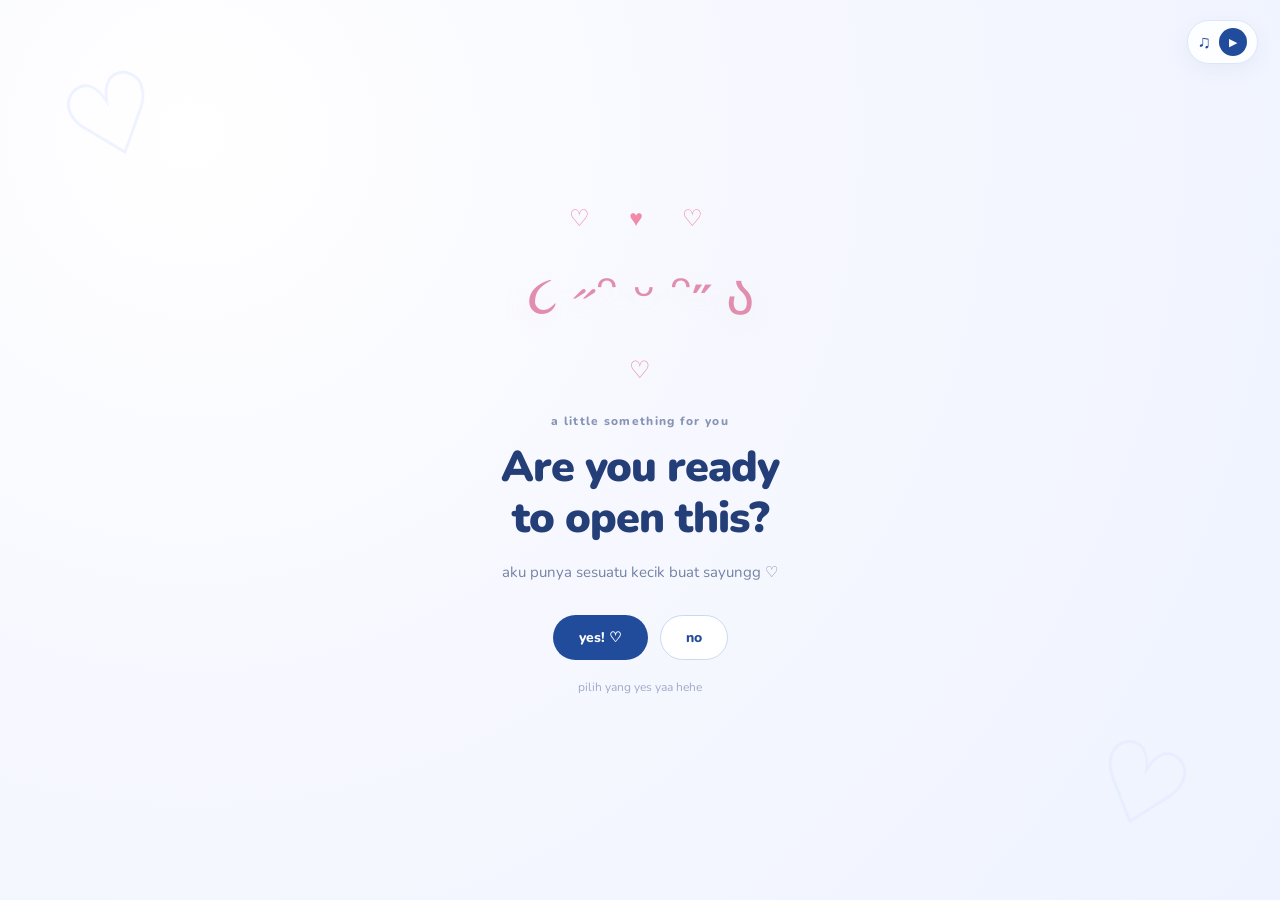
<file: index.html>
<!DOCTYPE html>
<html lang="id">
<head>
  <meta charset="UTF-8" />
  <meta name="viewport" content="width=device-width, initial-scale=1.0" />
  <meta name="theme-color" content="#f7f8ff" />
  <title>For You, Chaii ♡</title>
  <link rel="stylesheet" href="style.css" />
</head>
<body>
  <div class="music-pill" aria-label="Kontrol musik">
    <span class="music-note">♫</span>
    <button id="musicButton" class="music-button" type="button" aria-label="Putar atau jeda musik">▶</button>
  </div>

  <main class="site-shell">
    <section class="screen active" id="welcomeScreen">
      <div class="tiny-hearts" aria-hidden="true">♡　♥　♡</div>
      <div class="sticker" aria-hidden="true">૮ ˶ᵔ ᵕ ᵔ˶ ა<br/><span>♡</span></div>
      <p class="eyebrow">a little something for you</p>
      <h1>Are you ready<br />to open this?</h1>
      <p class="subtext">aku punya sesuatu kecik buat sayungg ♡</p>
      <div class="button-row">
        <button class="btn primary" id="yesButton">yes! ♡</button>
        <button class="btn secondary" id="noButton">no</button>
      </div>
      <p class="hint" id="hintText">pilih yang yes yaa hehe</p>
    </section>

    <section class="screen" id="teaseScreen">
      <div class="sticker blue" aria-hidden="true">૮₍ ˶•⤙•˶ ₎ა</div>
      <p class="eyebrow">wait a little…</p>
      <h1>Okay last one,<br />I made something<br />for you.</h1>
      <p class="subtext">dibuat waktu sayangg boboo hihi, special for uu ♡</p>
      <button class="btn primary" id="continueButton">lanjut →</button>
    </section>

    <section class="screen" id="musicScreen">
      <div class="mini-player">

<div class="album-art">
  <img src="assets/foto6.jpeg" alt="Foto kenangan kita">
</div>

        <div class="player-copy">
          <p class="eyebrow">songs that remind me of us</p>
          <h2>Ceritanya Jatuh Cinta</h2>
          <p>Ini lagu yang selalu aku sama kamu suka dengernyaa ,dan aku selalu inget sama kamu kalau dengerin lagu ini ♡</p>
          <div class="lagu-kita"><span>♡</span> our song <span class="lagu-kita.mp3">♡</span></div>
          <div class="fake-track"><span>♫</span> a song for you <span class="track-time">♡</span></div>
          <div class="fake-track"><span>✧</span> memories <span class="track-time">♡</span></div>
        </div>
      </div>
      <button class="btn primary" id="letterButton">lanjut →</button>
    </section>

    <section class="screen letter-screen" id="letterScreen">
      <div class="floating-decor" aria-hidden="true">🎀 🩷 🌻 ☃️ 🌸 🧸 💌</div>
      <p class="eyebrow">a letter for my favorite person</p>
      <h1>Happy day,<br />my lovee ♡</h1>
      <article class="letter-card">
        <p>hayiii sayanggg cintakuu,</p>
        <p>aku mau bilang maacii karena sudah jadi bagian yang indah di hidupku sengg. terimaaci buat semua tawa, candaan, cerita random, perhatian kecil, kenangan yang kita buat bareng, dan apapun yang udah kamu kasih ke aku. kamu selalu berusaha bikin aku seneng, dan aku juga selalu bangga setiap liat pencapaianmu, pacarkuu kerenn!! terimakasih untuk segala effort, uang, tenaga, dan hal lainnya yang sayang berikann ke aku.</p>
        <p>akuu beruntungg, terimaaci sudah mau pilih aku untuk jadi teman hidupmuu hehe, aku mungkin ngga selalu bisa mengungkapkan semuanya dengan sempurna, tapi aku harap sayangg selalu tahu kalau kamu berarti banget buat akuu. Semoga kita bisa terus belajar, bertumbuh, dan bikin lebih banyak kenangan bareng yang tiap harinya akan selalu adaa! kalau hari harinya terasa beratt, isokee! aku yakin sayang pasti bisa laluin dan selesein dengan baikk, gapapa penuh dengan cape, pusing, riweuh, dan bingungg, wajar koqq, tapi sayangg harus ingett, sayang pasti bisaa!! aku selalu doain sayangg</p>
        <p class="signoff">God Bless uu sengg. with lots of love, me ♡</p>
      </article>
      <button class="btn primary" id="memoriesButton">lihat kenangan kita yuk</button>
    </section>

    <section class="screen memories-screen" id="memoriesScreen">
      <p class="eyebrow">little moments, big memories</p>
      <h1>₊˚⊹♡ every moment with you ♡⊹˚₊</h1>
      <p class="subtext">setiap foto punya cerita sendiri.</p>
      <div class="photo-window" aria-label="Foto kenangan berjalan">
        <div class="photo-track" id="photoTrack">
          <!-- Ganti foto contoh di folder assets; lihat README.txt -->
          <figure class="memory-photo"><img src="assets/foto1.jpeg" alt="Kenangan kita 1" /><figcaption>our little moment ♡</figcaption></figure>
          <figure class="memory-photo"><img src="assets/foto2.jpeg" alt="Kenangan kita 2" /><figcaption>one of my favorites ✨</figcaption></figure>
          <figure class="memory-photo"><img src="assets/foto3.jpeg" alt="Kenangan kita 3" /><figcaption>just us 💗</figcaption></figure>
          <figure class="memory-photo"><img src="assets/foto4.jpeg" alt="Kenangan kita 4" /><figcaption>happy with you ♡</figcaption></figure>
          <figure class="memory-photo"><img src="assets/foto5.jpeg" alt="Kenangan kita 5" /><figcaption>more memories to come</figcaption></figure>
        </div>
      </div>
      <div class="dots" id="photoDots" aria-label="Pilih foto"></div>
      <p class="small-note">biarin fotonya berjalan otomatis yaa ♡</p>
      <button class="btn primary" id="finalButton">oiyaa ada satu hal lagi…</button>
    </section>

    <section class="screen final-screen" id="finalScreen">
      <div class="big-heart" aria-hidden="true">♥</div>
      <p class="eyebrow">to my favorite human</p>
      <h1>I choose you,<br />again and again.</h1>
      <p class="subtext">makasih sudah jadi pacarkuu yang uwaww ketce baday dan membahana. timaaci juga blunoo! selalu sayang aku yaa kaliann.. semoga cerita kita sampaii nikah, punya anak cucu, hidup sejahteraa menua bersamaa sayang teruss, (calon suamikkuu) ♡</p>
      <button class="btn secondary" id="restartButton">ulang dari awal ↻</button>
      <p class="signature">made with love ♡</p>
    </section>
  </main>

   <audio id="backgroundMusic" loop preload="auto">
    <source src="assets/lagu-kita.mp3" type="audio/mpeg">
  </audio>
  <script src="script.js"></script>
</body>
</html>
</file>
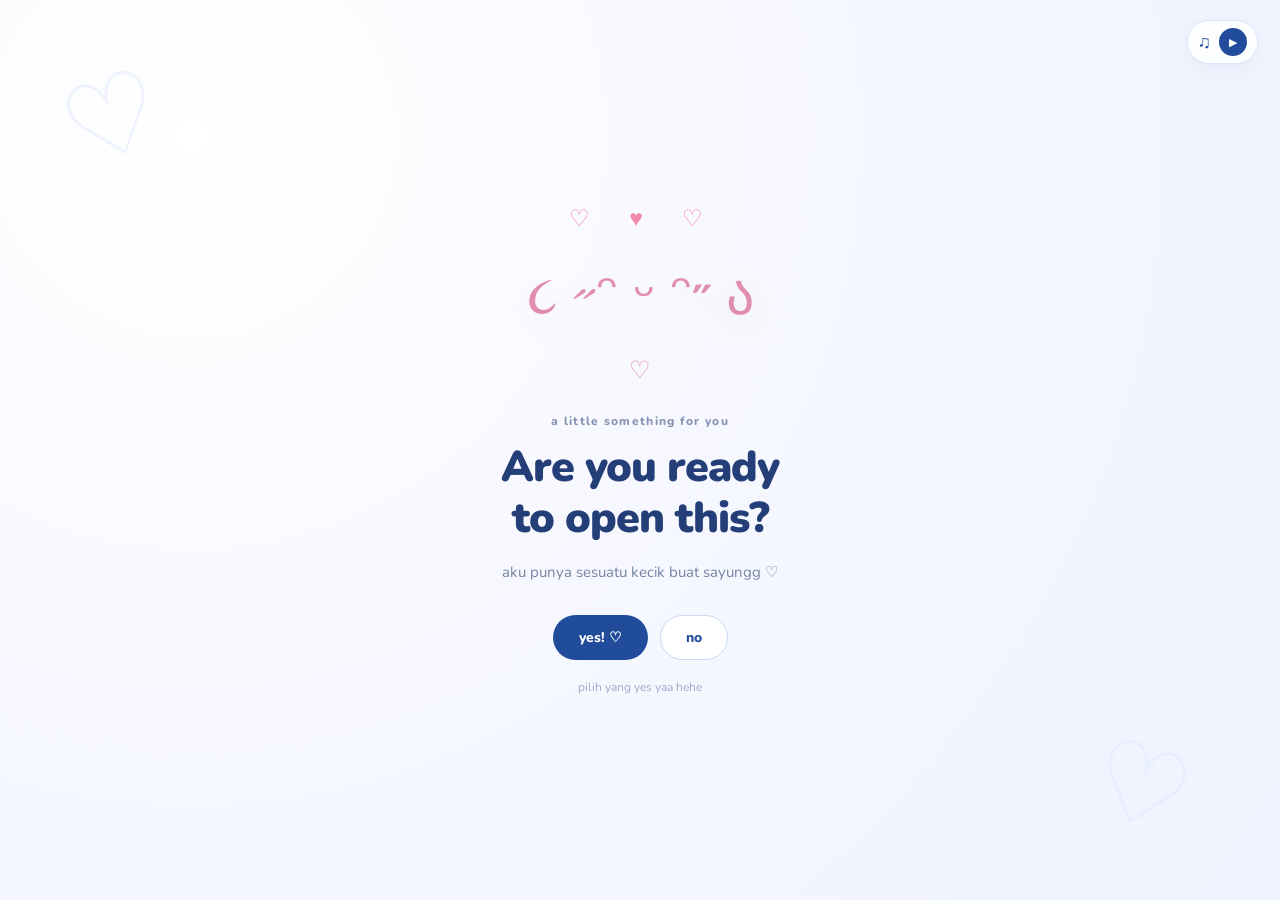
<file: kenangan-kita/index.html>
<!DOCTYPE html>
<html lang="id">
<head>
  <meta charset="UTF-8" />
  <meta name="viewport" content="width=device-width, initial-scale=1.0" />
  <meta name="theme-color" content="#f7f8ff" />
  <title>For You, Chaii ♡</title>
  <link rel="stylesheet" href="style.css" />
</head>
<body>
  <div class="music-pill" aria-label="Kontrol musik">
    <span class="music-note">♫</span>
    <button id="musicButton" class="music-button" type="button" aria-label="Putar atau jeda musik">▶</button>
  </div>

  <main class="site-shell">
    <section class="screen active" id="welcomeScreen">
      <div class="tiny-hearts" aria-hidden="true">♡　♥　♡</div>
      <div class="sticker" aria-hidden="true">૮ ˶ᵔ ᵕ ᵔ˶ ა<br/><span>♡</span></div>
      <p class="eyebrow">a little something for you</p>
      <h1>Are you ready<br />to open this?</h1>
      <p class="subtext">aku punya sesuatu kecik buat sayungg ♡</p>
      <div class="button-row">
        <button class="btn primary" id="yesButton">yes! ♡</button>
        <button class="btn secondary" id="noButton">no</button>
      </div>
      <p class="hint" id="hintText">pilih yang yes yaa hehe</p>
    </section>

    <section class="screen" id="teaseScreen">
      <div class="sticker blue" aria-hidden="true">૮₍ ˶•⤙•˶ ₎ა</div>
      <p class="eyebrow">wait a little…</p>
      <h1>Okay last one,<br />I made something<br />for you.</h1>
      <p class="subtext">dibuat waktu sayangg boboo hihi, special for uu ♡</p>
      <button class="btn primary" id="continueButton">lanjut →</button>
    </section>

    <section class="screen" id="musicScreen">
      <div class="mini-player">

<div class="album-art">
  <img src="assets/foto6.jpeg" alt="Foto kenangan kita">
</div>

        <div class="player-copy">
          <p class="eyebrow">songs that remind me of us</p>
          <h2>Ceritanya Jatuh Cinta</h2>
          <p>Ini lagu yang selalu aku sama kamu suka dengernyaa ,dan aku selalu inget sama kamu kalau dengerin lagu ini ♡</p>
          <div class="lagu-kita"><span>♡</span> our song <span class="lagu-kita.mp3">♡</span></div>
          <div class="fake-track"><span>♫</span> a song for you <span class="track-time">♡</span></div>
          <div class="fake-track"><span>✧</span> memories <span class="track-time">♡</span></div>
        </div>
      </div>
      <button class="btn primary" id="letterButton">lanjut →</button>
    </section>

    <section class="screen letter-screen" id="letterScreen">
      <div class="floating-decor" aria-hidden="true">🎀 🩷 🌻 ☃️ 🌸 🧸 💌</div>
      <p class="eyebrow">a letter for my favorite person</p>
      <h1>Happy day,<br />my lovee ♡</h1>
      <article class="letter-card">
        <p>hayiii sayanggg cintakuu,</p>
        <p>aku mau bilang maacii karena sudah jadi bagian yang indah di hidupku sengg. terimaaci buat semua tawa, candaan, cerita random, perhatian kecil, kenangan yang kita buat bareng, dan apapun yang udah kamu kasih ke aku. kamu selalu berusaha bikin aku seneng, dan aku juga selalu bangga setiap liat pencapaianmu, pacarkuu kerenn!! terimakasih untuk segala effort, uang, tenaga, dan hal lainnya yang sayang berikann ke aku.</p>
        <p>akuu beruntungg, terimaaci sudah mau pilih aku untuk jadi teman hidupmuu hehe, aku mungkin ngga selalu bisa mengungkapkan semuanya dengan sempurna, tapi aku harap sayangg selalu tahu kalau kamu berarti banget buat akuu. Semoga kita bisa terus belajar, bertumbuh, dan bikin lebih banyak kenangan bareng yang tiap harinya akan selalu adaa! kalau hari harinya terasa beratt, isokee! aku yakin sayang pasti bisa laluin dan selesein dengan baikk, gapapa penuh dengan cape, pusing, riweuh, dan bingungg, wajar koqq, tapi sayangg harus ingett, sayang pasti bisaa!! aku selalu doain sayangg</p>
        <p class="signoff">God Bless uu sengg. with lots of love, me ♡</p>
      </article>
      <button class="btn primary" id="memoriesButton">lihat kenangan kita yuk</button>
    </section>

    <section class="screen memories-screen" id="memoriesScreen">
      <p class="eyebrow">little moments, big memories</p>
      <h1>₊˚⊹♡ every moment with you ♡⊹˚₊</h1>
      <p class="subtext">setiap foto punya cerita sendiri.</p>
      <div class="photo-window" aria-label="Foto kenangan berjalan">
        <div class="photo-track" id="photoTrack">
          <!-- Ganti foto contoh di folder assets; lihat README.txt -->
          <figure class="memory-photo"><img src="assets/foto1.jpeg" alt="Kenangan kita 1" /><figcaption>our little moment ♡</figcaption></figure>
          <figure class="memory-photo"><img src="assets/foto2.jpeg" alt="Kenangan kita 2" /><figcaption>one of my favorites ✨</figcaption></figure>
          <figure class="memory-photo"><img src="assets/foto3.jpeg" alt="Kenangan kita 3" /><figcaption>just us 💗</figcaption></figure>
          <figure class="memory-photo"><img src="assets/foto4.jpeg" alt="Kenangan kita 4" /><figcaption>happy with you ♡</figcaption></figure>
          <figure class="memory-photo"><img src="assets/foto5.jpeg" alt="Kenangan kita 5" /><figcaption>more memories to come</figcaption></figure>
        </div>
      </div>
      <div class="dots" id="photoDots" aria-label="Pilih foto"></div>
      <p class="small-note">biarin fotonya berjalan otomatis yaa ♡</p>
      <button class="btn primary" id="finalButton">oiyaa ada satu hal lagi…</button>
    </section>

    <section class="screen final-screen" id="finalScreen">
      <div class="big-heart" aria-hidden="true">♥</div>
      <p class="eyebrow">to my favorite human</p>
      <h1>I choose you,<br />again and again.</h1>
      <p class="subtext">makasih sudah jadi pacarkuu yang uwaww ketce baday dan membahana. timaaci juga blunoo! selalu sayang aku yaa kaliann.. semoga cerita kita sampaii nikah, punya anak cucu, hidup sejahteraa menua bersamaa sayang teruss, (calon suamikkuu) ♡</p>
      <button class="btn secondary" id="restartButton">ulang dari awal ↻</button>
      <p class="signature">made with love ♡</p>
    </section>
  </main>

   <audio id="backgroundMusic" loop preload="metadata">
    <source src="assets/lagu-kita.mp3" type="audio/mpeg">
    <source src="assets/lagu-kita.mp3.mpeg" type="audio/mpeg">
  </audio>
  <script src="script.js"></script>
</body>
</html>
</file>
<file: style.css>
@import url('https://fonts.googleapis.com/css2?family=Nunito:wght@400;500;600;700;800;900&display=swap');
:root{--ink:#243e78;--blue:#214b9b;--pale:#f6f8ff;--pink:#ffe6ef;--white:#fff;--muted:#7c89a7;--shadow:0 18px 55px rgba(53,77,133,.10)}
*{box-sizing:border-box}html{scroll-behavior:smooth}body{margin:0;min-height:100vh;background:radial-gradient(circle at 15% 15%,#fff 0,#f7f8ff 42%,#eef3ff 100%);font-family:'Nunito',sans-serif;color:var(--ink);display:flex;align-items:center;justify-content:center;padding:22px;overflow-x:hidden}body:before,body:after{content:'♡';position:fixed;color:#dfe8ff;font-size:110px;opacity:.55;pointer-events:none;z-index:-1}body:before{top:5%;left:5%;transform:rotate(-20deg)}body:after{bottom:4%;right:7%;transform:rotate(18deg)}.site-shell{width:min(100%,760px);min-height:min(720px,calc(100vh - 44px));display:flex;align-items:center;justify-content:center;position:relative}.screen{display:none;width:100%;min-height:590px;padding:48px 34px 36px;text-align:center;align-items:center;justify-content:center;flex-direction:column;animation:appear .5s ease both}.screen.active{display:flex}@keyframes appear{from{opacity:0;transform:translateY(12px)}to{opacity:1;transform:translateY(0)}}.music-pill{position:fixed;top:20px;right:22px;z-index:5;display:flex;gap:8px;align-items:center;padding:7px 10px;border:1px solid #dce5fa;background:#ffffffd9;backdrop-filter:blur(10px);border-radius:30px;color:var(--blue);box-shadow:0 6px 20px #2c4b8710}.music-note{font-size:18px}.music-button{width:28px;height:28px;border:0;border-radius:50%;background:var(--blue);color:white;cursor:pointer;font-size:11px}.tiny-hearts{letter-spacing:8px;color:#f18aa9;font-size:23px;margin-bottom:20px}.sticker{font-size:56px;line-height:1.15;margin:10px 0 20px;color:#e18eae;filter:drop-shadow(0 8px 12px #d9b4c533)}.sticker span{font-size:24px}.sticker.blue{color:#72b9d4;font-size:54px}.eyebrow{text-transform:lowercase;letter-spacing:1.3px;font-size:12px;font-weight:800;color:#8794b4;margin:0 0 13px}h1{font-size:clamp(29px,5vw,43px);line-height:1.2;letter-spacing:-1px;margin:0 0 15px;color:var(--ink);font-weight:900}.subtext{color:#7483a4;font-size:15px;line-height:1.7;max-width:450px;margin:0 0 25px}.button-row{display:flex;gap:12px;justify-content:center;margin-top:5px}.btn{font:800 14px 'Nunito',sans-serif;border-radius:999px;padding:12px 25px;cursor:pointer;transition:transform .2s,box-shadow .2s;border:1px solid transparent}.btn:hover{transform:translateY(-2px);box-shadow:0 8px 20px #214b9b20}.btn.primary{background:var(--blue);color:#fff}.btn.secondary{background:#fff;color:var(--blue);border-color:#cbd8f2}.hint{font-size:12px;color:#a0aaca;margin-top:19px;min-height:18px}.mini-player{width:min(100%,550px);display:flex;gap:20px;text-align:left;padding:22px;background:#6d3d5b;color:white;border-radius:22px;box-shadow:var(--shadow);margin:12px 0 25px}.album-art{width:125px;min-width:125px;aspect-ratio:1;border-radius:16px;background:linear-gradient(140deg,#f9d4e4,#e99bbd);display:flex;align-items:center;justify-content:center;flex-direction:column;font-size:54px;color:#fff;text-shadow:0 2px 12px #8c416b55}.album-art small{font-size:10px;font-weight:800;text-shadow:none}.player-copy{flex:1;min-width:0}.player-copy .eyebrow{color:#f5dce9;font-size:10px}.player-copy h2{margin:0 0 7px;font-size:20px}.player-copy>p:not(.eyebrow){font-size:11px;line-height:1.5;color:#f2dce8}.fake-track{display:flex;gap:10px;align-items:center;padding:8px 0;border-top:1px solid #ffffff25;font-size:12px}.track-time{margin-left:auto;color:#f2cfe0}.letter-screen{justify-content:flex-start}.floating-decor{font-size:20px;margin-bottom:20px;animation:float 3s ease-in-out infinite}@keyframes float{50%{transform:translateY(-8px)}}.letter-card{width:min(100%,540px);background:#fff;border:1px solid #e5eaf7;border-radius:18px;padding:25px 28px;text-align:left;line-height:1.85;color:#657392;font-size:14px;box-shadow:var(--shadow);margin:8px 0 24px}.letter-card p{margin:0 0 14px}.letter-card .signoff{color:var(--blue);font-weight:900;margin-bottom:0}.memories-screen{overflow:hidden}.photo-window{width:min(100%,570px);overflow-x:auto;scroll-snap-type:x mandatory;scrollbar-width:none;border-radius:18px;padding:8px 0 14px;touch-action:pan-x}.photo-window::-webkit-scrollbar{display:none}.photo-track{display:flex;gap:16px;width:max-content;padding:0 14px;animation:marquee 30s linear infinite}.photo-window:hover .photo-track,.photo-window:focus-within .photo-track{animation-play-state:paused}.memory-photo{width:clamp(210px,56vw,280px);height:330px;margin:0;scroll-snap-align:center;position:relative;border-radius:18px;overflow:hidden;background:linear-gradient(135deg,#f9dce8,#e3eaff);box-shadow:0 10px 25px #526b9b20}.memory-photo img{width:100%;height:100%;object-fit:cover;display:block}.memory-photo figcaption{position:absolute;bottom:0;left:0;right:0;padding:26px 12px 14px;color:white;font-size:13px;font-weight:900;text-shadow:0 1px 6px #333;background:linear-gradient(transparent,#172447a8)}@keyframes marquee{0%{transform:translateX(0)}100%{transform:translateX(-30%)}}.dots{display:flex;gap:6px;justify-content:center;margin:4px 0 12px}.dot{width:7px;height:7px;border:0;border-radius:50%;background:#ccd7ef;padding:0}.dot.active{background:var(--blue);width:19px;border-radius:8px}.small-note{font-size:11px;color:#8b98b7;margin:0 0 20px}.big-heart{font-size:90px;color:#f29ab8;line-height:1;margin-bottom:22px;text-shadow:0 10px 30px #f29ab844;animation:heartbeat 1.5s infinite}@keyframes heartbeat{50%{transform:scale(1.08)}}.signature{font-size:12px;color:#a1abc4;margin-top:25px}
@media(max-width:520px){body{padding:10px;align-items:center}.site-shell{min-height:calc(100dvh - 20px);width:100%}.screen{min-height:calc(100dvh - 20px);padding:60px 17px 28px}.music-pill{top:12px;right:12px}.sticker{font-size:49px}.subtext{font-size:14px}.mini-player{padding:14px;gap:12px;border-radius:18px}.album-art{width:88px;min-width:88px;font-size:42px}.player-copy h2{font-size:17px}.player-copy>p:not(.eyebrow){font-size:10px}.fake-track{font-size:11px;padding:7px 0}.letter-card{padding:21px 19px;font-size:13px}.memory-photo{height:300px;width:76vw}.photo-track{animation-duration:24s}.letter-screen{justify-content:center}}
@media(prefers-reduced-motion:reduce){*,*:before,*:after{animation-duration:.01ms!important;animation-iteration-count:1!important;scroll-behavior:auto!important}}


.album-art {
  overflow: hidden;
  position: relative;
}

.album-art img {
  width: 100%;
  height: 100%;
  display: block;
  object-fit: cover;
  border-radius: inherit;
}
</file>
<file: kenangan-kita/style.css>
@import url('https://fonts.googleapis.com/css2?family=Nunito:wght@400;500;600;700;800;900&display=swap');
:root{--ink:#243e78;--blue:#214b9b;--pale:#f6f8ff;--pink:#ffe6ef;--white:#fff;--muted:#7c89a7;--shadow:0 18px 55px rgba(53,77,133,.10)}
*{box-sizing:border-box}html{scroll-behavior:smooth}body{margin:0;min-height:100vh;background:radial-gradient(circle at 15% 15%,#fff 0,#f7f8ff 42%,#eef3ff 100%);font-family:'Nunito',sans-serif;color:var(--ink);display:flex;align-items:center;justify-content:center;padding:22px;overflow-x:hidden}body:before,body:after{content:'♡';position:fixed;color:#dfe8ff;font-size:110px;opacity:.55;pointer-events:none;z-index:-1}body:before{top:5%;left:5%;transform:rotate(-20deg)}body:after{bottom:4%;right:7%;transform:rotate(18deg)}.site-shell{width:min(100%,760px);min-height:min(720px,calc(100vh - 44px));display:flex;align-items:center;justify-content:center;position:relative}.screen{display:none;width:100%;min-height:590px;padding:48px 34px 36px;text-align:center;align-items:center;justify-content:center;flex-direction:column;animation:appear .5s ease both}.screen.active{display:flex}@keyframes appear{from{opacity:0;transform:translateY(12px)}to{opacity:1;transform:translateY(0)}}.music-pill{position:fixed;top:20px;right:22px;z-index:5;display:flex;gap:8px;align-items:center;padding:7px 10px;border:1px solid #dce5fa;background:#ffffffd9;backdrop-filter:blur(10px);border-radius:30px;color:var(--blue);box-shadow:0 6px 20px #2c4b8710}.music-note{font-size:18px}.music-button{width:28px;height:28px;border:0;border-radius:50%;background:var(--blue);color:white;cursor:pointer;font-size:11px}.tiny-hearts{letter-spacing:8px;color:#f18aa9;font-size:23px;margin-bottom:20px}.sticker{font-size:56px;line-height:1.15;margin:10px 0 20px;color:#e18eae;filter:drop-shadow(0 8px 12px #d9b4c533)}.sticker span{font-size:24px}.sticker.blue{color:#72b9d4;font-size:54px}.eyebrow{text-transform:lowercase;letter-spacing:1.3px;font-size:12px;font-weight:800;color:#8794b4;margin:0 0 13px}h1{font-size:clamp(29px,5vw,43px);line-height:1.2;letter-spacing:-1px;margin:0 0 15px;color:var(--ink);font-weight:900}.subtext{color:#7483a4;font-size:15px;line-height:1.7;max-width:450px;margin:0 0 25px}.button-row{display:flex;gap:12px;justify-content:center;margin-top:5px}.btn{font:800 14px 'Nunito',sans-serif;border-radius:999px;padding:12px 25px;cursor:pointer;transition:transform .2s,box-shadow .2s;border:1px solid transparent}.btn:hover{transform:translateY(-2px);box-shadow:0 8px 20px #214b9b20}.btn.primary{background:var(--blue);color:#fff}.btn.secondary{background:#fff;color:var(--blue);border-color:#cbd8f2}.hint{font-size:12px;color:#a0aaca;margin-top:19px;min-height:18px}.mini-player{width:min(100%,550px);display:flex;gap:20px;text-align:left;padding:22px;background:#6d3d5b;color:white;border-radius:22px;box-shadow:var(--shadow);margin:12px 0 25px}.album-art{width:125px;min-width:125px;aspect-ratio:1;border-radius:16px;background:linear-gradient(140deg,#f9d4e4,#e99bbd);display:flex;align-items:center;justify-content:center;flex-direction:column;font-size:54px;color:#fff;text-shadow:0 2px 12px #8c416b55}.album-art small{font-size:10px;font-weight:800;text-shadow:none}.player-copy{flex:1;min-width:0}.player-copy .eyebrow{color:#f5dce9;font-size:10px}.player-copy h2{margin:0 0 7px;font-size:20px}.player-copy>p:not(.eyebrow){font-size:11px;line-height:1.5;color:#f2dce8}.fake-track{display:flex;gap:10px;align-items:center;padding:8px 0;border-top:1px solid #ffffff25;font-size:12px}.track-time{margin-left:auto;color:#f2cfe0}.letter-screen{justify-content:flex-start}.floating-decor{font-size:20px;margin-bottom:20px;animation:float 3s ease-in-out infinite}@keyframes float{50%{transform:translateY(-8px)}}.letter-card{width:min(100%,540px);background:#fff;border:1px solid #e5eaf7;border-radius:18px;padding:25px 28px;text-align:left;line-height:1.85;color:#657392;font-size:14px;box-shadow:var(--shadow);margin:8px 0 24px}.letter-card p{margin:0 0 14px}.letter-card .signoff{color:var(--blue);font-weight:900;margin-bottom:0}.memories-screen{overflow:hidden}.photo-window{width:min(100%,570px);overflow-x:auto;scroll-snap-type:x mandatory;scrollbar-width:none;border-radius:18px;padding:8px 0 14px;touch-action:pan-x}.photo-window::-webkit-scrollbar{display:none}.photo-track{display:flex;gap:16px;width:max-content;padding:0 14px;animation:marquee 30s linear infinite}.photo-window:hover .photo-track,.photo-window:focus-within .photo-track{animation-play-state:paused}.memory-photo{width:clamp(210px,56vw,280px);height:330px;margin:0;scroll-snap-align:center;position:relative;border-radius:18px;overflow:hidden;background:linear-gradient(135deg,#f9dce8,#e3eaff);box-shadow:0 10px 25px #526b9b20}.memory-photo img{width:100%;height:100%;object-fit:cover;display:block}.memory-photo figcaption{position:absolute;bottom:0;left:0;right:0;padding:26px 12px 14px;color:white;font-size:13px;font-weight:900;text-shadow:0 1px 6px #333;background:linear-gradient(transparent,#172447a8)}@keyframes marquee{0%{transform:translateX(0)}100%{transform:translateX(-30%)}}.dots{display:flex;gap:6px;justify-content:center;margin:4px 0 12px}.dot{width:7px;height:7px;border:0;border-radius:50%;background:#ccd7ef;padding:0}.dot.active{background:var(--blue);width:19px;border-radius:8px}.small-note{font-size:11px;color:#8b98b7;margin:0 0 20px}.big-heart{font-size:90px;color:#f29ab8;line-height:1;margin-bottom:22px;text-shadow:0 10px 30px #f29ab844;animation:heartbeat 1.5s infinite}@keyframes heartbeat{50%{transform:scale(1.08)}}.signature{font-size:12px;color:#a1abc4;margin-top:25px}
@media(max-width:520px){body{padding:10px;align-items:center}.site-shell{min-height:calc(100dvh - 20px);width:100%}.screen{min-height:calc(100dvh - 20px);padding:60px 17px 28px}.music-pill{top:12px;right:12px}.sticker{font-size:49px}.subtext{font-size:14px}.mini-player{padding:14px;gap:12px;border-radius:18px}.album-art{width:88px;min-width:88px;font-size:42px}.player-copy h2{font-size:17px}.player-copy>p:not(.eyebrow){font-size:10px}.fake-track{font-size:11px;padding:7px 0}.letter-card{padding:21px 19px;font-size:13px}.memory-photo{height:300px;width:76vw}.photo-track{animation-duration:24s}.letter-screen{justify-content:center}}
@media(prefers-reduced-motion:reduce){*,*:before,*:after{animation-duration:.01ms!important;animation-iteration-count:1!important;scroll-behavior:auto!important}}


.album-art {
  overflow: hidden;
  position: relative;
}

.album-art img {
  width: 100%;
  height: 100%;
  display: block;
  object-fit: cover;
  border-radius: inherit;
}
</file>
